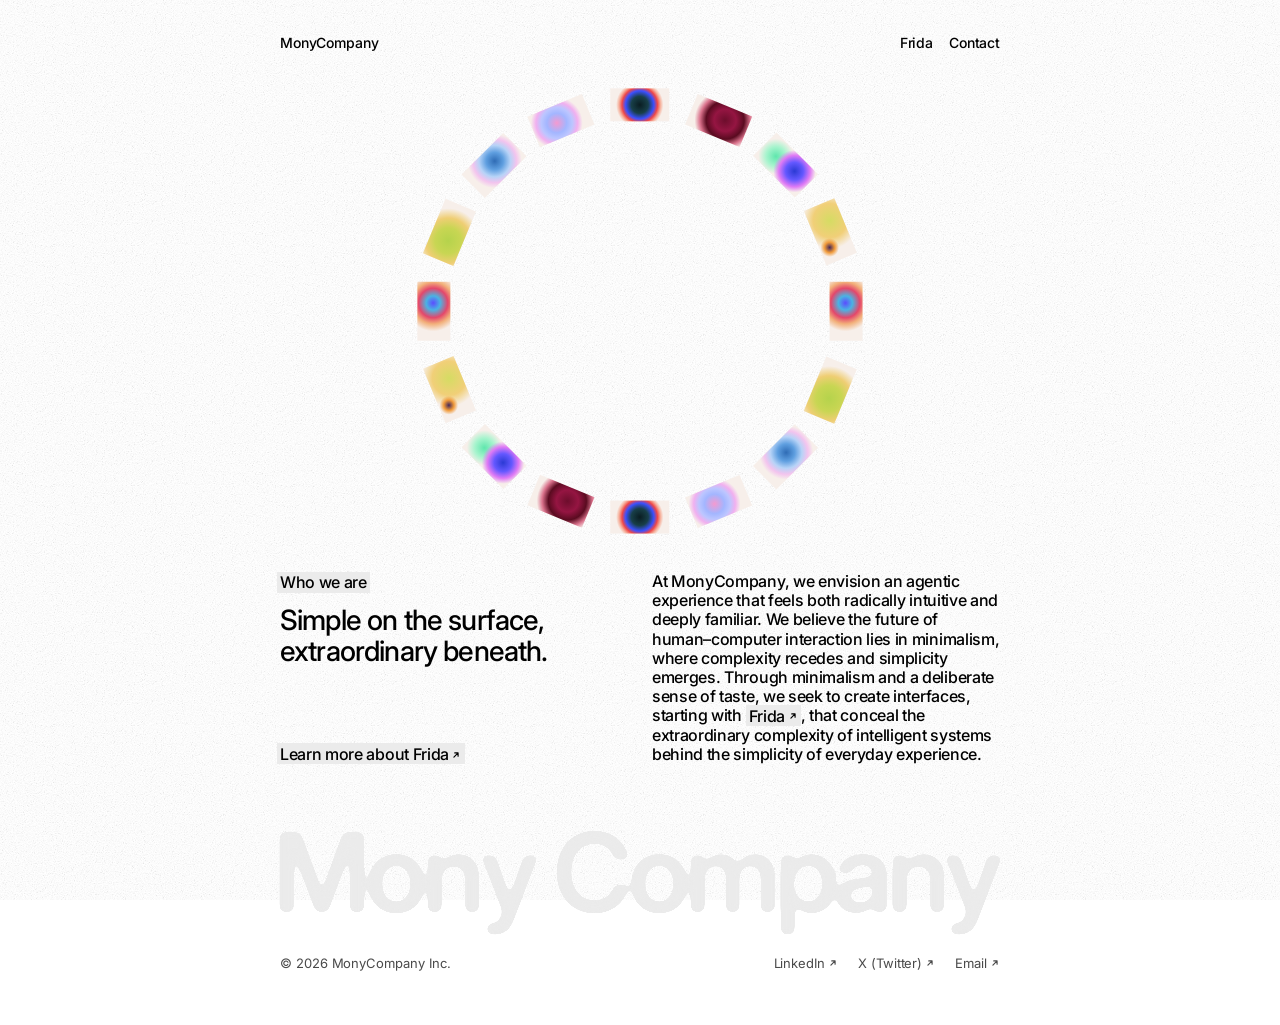
<file: index.html>
<!DOCTYPE html>
<html lang="en">
<head>
<meta charset="utf-8">
<meta name="viewport" content="width=device-width, initial-scale=1">
<title>MonyCompany Inc</title>
<meta name="description" content="MonyCompany Inc builds agentic interfaces with minimalistic complexity.">
<link rel="icon" type="image/png" href="assets/favicon.png">
<link rel="apple-touch-icon" href="assets/favicon.png">
<link rel="preconnect" href="https://fonts.googleapis.com">
<link rel="preconnect" href="https://fonts.gstatic.com" crossorigin>
<link href="https://fonts.googleapis.com/css2?family=Inter:opsz,wght@14..32,400..600&display=swap" rel="stylesheet">
<style>
:root {
  --paper: #ffffff;
  --ink: #000000;
  --gutter: clamp(24px, 6vw, 96px);
  --quiet-ink: #4a4a4a;
  --wordmark: #ebebeb;
  --blush: #f7efea;
  --highlight: #ebebeb;
  --column: 720px;
  color-scheme: light;
}

* { box-sizing: border-box; }

html { -webkit-text-size-adjust: 100%; }

/* At least a window tall: the header pinned to the top, the footer to the
   bottom, and the paragraph takes up the room between. */
body {
  display: flex;
  flex-direction: column;
  min-height: 100vh;
  min-height: 100svh;
  margin: 0;
  background: var(--paper);
  color: var(--ink);
  font-family: "Inter", -apple-system, BlinkMacSystemFont, "Segoe UI", Helvetica, Arial, sans-serif;
  font-optical-sizing: auto;
  font-synthesis-weight: none;
  -webkit-font-smoothing: antialiased;
}

/* Paper grain: a tile of grey noise under everything, fixed so it holds
   still while the page scrolls. */
body::before {
  content: "";
  position: fixed;
  inset: 0;
  z-index: -1;
  pointer-events: none;
  background-image: url("data:image/svg+xml,%3Csvg xmlns='http://www.w3.org/2000/svg' width='240' height='240'%3E%3Cfilter id='g'%3E%3CfeTurbulence type='fractalNoise' baseFrequency='.9' numOctaves='3' stitchTiles='stitch'/%3E%3CfeColorMatrix type='saturate' values='0'/%3E%3CfeComponentTransfer%3E%3CfeFuncR type='linear' slope='3' intercept='-1'/%3E%3CfeFuncG type='linear' slope='3' intercept='-1'/%3E%3CfeFuncB type='linear' slope='3' intercept='-1'/%3E%3C/feComponentTransfer%3E%3C/filter%3E%3Crect width='100%25' height='100%25' filter='url(%23g)' opacity='.12'/%3E%3C/svg%3E");
}

/* ---- Masthead -------------------------------------------------------- */

/* On the column, so the name and Contact line up with the wordmark
   below. */
.masthead {
  display: flex;
  align-items: center;
  justify-content: space-between;
  gap: 16px;
  max-width: calc(var(--column) + 2 * var(--gutter));
  width: 100%;
  margin: 0 auto;
  padding: clamp(20px, 4vh, 36px) var(--gutter);
}

/* Plain words: no fills, no underline. The name on the left is set just
   like the links on the right. */
.nav {
  display: flex;
  align-items: center;
  gap: 16px;
}

.mark,
.nav a {
  color: var(--ink);
  font-size: 0.875rem;
  font-weight: 500;
  letter-spacing: -0.01em;
  line-height: 1;
  text-decoration: none;
}

.mark:focus-visible,
.nav a:focus-visible { outline: 2px solid var(--ink); outline-offset: 4px; }

/* ---- About ----------------------------------------------------------- */

/* ---- Ring ------------------------------------------------------------ */

/* Sixteen slips laid along a slowly turning circle, each one tangent to it,
   so every slip and every gap between them is the same and the whole ring
   is round. Everything is measured off the ring's own width (cqi), so it
   scales as one piece. Clipped to its box: the slips all sit inside the
   circle, but the turning orbit's corners would poke past a phone's edge
   and make the whole page scroll sideways. */
.ring {
  position: relative;
  overflow: hidden;
  container-type: inline-size;
  width: min(100%, clamp(280px, 50vh, 520px));
  aspect-ratio: 1;
  margin: 0 auto clamp(24px, 4vh, 40px);
}

.orbit {
  position: absolute;
  inset: 0;
  animation: spin 90s linear infinite;
}

/* 13cqi along the circle, centres 45.8cqi out: far enough that the outer
   corners just meet the ring's edge, and the gaps open a little from the
   inside edge to the outside one. */
.orbit span {
  position: absolute;
  left: 50%;
  top: 50%;
  width: 13cqi;
  aspect-ratio: 16 / 9;
  translate: -50% -50%;
  transform: rotate(calc(var(--i) * 22.5deg)) translateX(45.8cqi) rotate(90deg);
}

.orbit i {
  display: block;
  height: 100%;
  background-color: var(--blush);
}

@keyframes spin { to { rotate: 360deg; } }

/* Soft orbs on blush, each ringed in a second and third colour as it fades
   out. Eight of them; the second eight are the same turned half round. */
.orbit span:nth-child(8n + 1) i { background-image: radial-gradient(48% 85% at 36% 52%, #5b4dff, #4ab3e3 25%, #e4476b 52%, #f2b07a 74%, #f7efea00); }
.orbit span:nth-child(8n + 2) i { background-image: radial-gradient(55% 98% at 64% 44%, #b5d34c, #c8d653 40%, #efce74 70%, #f7efea00); }
.orbit span:nth-child(8n + 3) i { background-image: radial-gradient(46% 82% at 44% 58%, #2f6cb5, #5f9fe0 32%, #b7d3f7 58%, #f3c4ee 80%, #f7efea00); }
.orbit span:nth-child(8n + 4) i { background-image: radial-gradient(44% 78% at 58% 48%, #f49ad0, #a3b6ff 38%, #bcc6ff 60%, #f1b0ef 80%, #f7efea00); }
.orbit span:nth-child(8n + 5) i { background-image: radial-gradient(40% 71% at 50% 50%, #0a1d22, #183f48 36%, #3c50ff 60%, #ef4747 75%, #f6b19c 88%, #f7efea00); }
.orbit span:nth-child(8n + 6) i { background-image: radial-gradient(52% 92% at 40% 58%, #6d0d2c, #951542 36%, #5a0b20 62%, #d9718b 82%, #f7efea00); }
.orbit span:nth-child(8n + 7) i { background-image: radial-gradient(36% 64% at 32% 56%, #2b3ad4, #6458ff 42%, #df7af5 74%, #f7efea00), radial-gradient(30% 53% at 72% 48%, #5fe6ad, #a6f4cd 55%, #f7efea00); }
.orbit span:nth-child(8n + 8) i { background-image: radial-gradient(16% 28% at 26% 30%, #45285a, #f09a3a 55%, #f7efea00), radial-gradient(48% 85% at 68% 62%, #d5dc63, #f1cf78 60%, #f7efea00); }
.orbit span:nth-child(n + 9) i { scale: -1 -1; }

@media (prefers-reduced-motion: reduce) {
  .orbit { animation: none; }
}

/* Fills whatever the header and footer leave, and sits in the middle of it. */
.about {
  display: grid;
  flex: 1;
  align-content: center;
  padding-inline: var(--gutter);
}

/* On the column: the title at its left edge, the paragraph down its right
   half, and the Frida link at the foot of the left one, level with the
   paragraph's last line. On a phone they stack, the link last. */
.intro {
  display: grid;
  grid-template-columns: 1fr 1fr;
  grid-template-rows: auto 1fr;
  grid-template-areas:
    "title text"
    "more  text";
  gap: 16px 24px;
  align-items: start;
  width: 100%;
  max-width: var(--column);
  margin: 0 auto;
  font-size: 1rem;
  font-weight: 500;
  line-height: 1.2;
  letter-spacing: -0.02em;
}

@media (max-width: 599px) {
  .intro {
    grid-template-columns: 1fr;
    grid-template-rows: none;
    grid-template-areas: "title" "text" "more";
  }
}

.intro hgroup { grid-area: title; }
.intro > p { grid-area: text; }

/* A paragraph of its own rather than the bare link, so its line box is the
   same as the paragraph's and the two last lines share a baseline. */
.intro .more {
  grid-area: more;
  align-self: end;
}

/* Pulled left like the title, so the letters start on the column's edge. */
.intro .more a { margin-left: -0.2em; }

/* Marked as if with a highlighter, the band just wider than the word and
   pulled left so the letters still start on the column's edge. */
.intro h2 {
  width: fit-content;
  margin: 0 0 0 -0.2em;
  padding: 0.05em 0.2em;
  background: var(--highlight);
  font: inherit;
}

.intro p {
  margin: 0;
  text-wrap: pretty;
}

/* The title proper, under the marked label and larger than the paragraph
   beside it. */
.intro hgroup p {
  margin-top: 12px;
  font-size: clamp(1.375rem, 2.6vw, 1.75rem);
  line-height: 1.1;
  letter-spacing: -0.03em;
  text-wrap: balance;
}

/* Marked in the title's grey, with the footer's arrow to say it leaves the
   page; kept on one line so the band never splits. */
.about a {
  padding: 0.05em 0.2em;
  background: var(--highlight);
  color: inherit;
  text-decoration: none;
  white-space: nowrap;
}

.about a svg {
  width: 0.625em;
  height: 0.625em;
  margin-left: 0.15em;
  transition: transform 160ms ease;
}

.about a:hover svg { transform: translate(1px, -1px); }

.about a:focus-visible { outline: 2px solid var(--ink); outline-offset: 2px; }

footer {
  padding: clamp(32px, 6vh, 56px) var(--gutter);
  font-size: 0.8125rem;
  letter-spacing: -0.005em;
  color: var(--quiet-ink);
}

/* On the wordmark's column, so the line starts under the M and the links
   end under the y. */
.colophon {
  display: flex;
  flex-wrap: wrap;
  align-items: baseline;
  justify-content: space-between;
  gap: 10px 24px;
  max-width: var(--column);
  margin: 0 auto;
}

.colophon p { margin: 0; }

/* On a phone the two stack, centred: the links first, the copyright
   under them. */
@media (max-width: 599px) {
  .colophon {
    flex-direction: column-reverse;
    align-items: center;
  }
}

.elsewhere {
  display: flex;
  gap: 20px;
}

.elsewhere a {
  display: inline-flex;
  align-items: center;
  gap: 3px;
  color: inherit;
  text-decoration: none;
  transition: color 160ms ease;
}

.elsewhere svg { display: block; transition: transform 160ms ease; }
.elsewhere a:hover { color: var(--ink); }
.elsewhere a:hover svg { transform: translate(1px, -1px); }
.elsewhere a:focus-visible { outline: 2px solid var(--ink); outline-offset: 2px; }

/* On the column, and a container so the letters can size to its width
   rather than the window's, which would count a scrollbar. The goo filter
   rounds the letters, and fuses neighbours wherever they touch. */
.wordmark {
  position: relative;
  container-type: inline-size;
  max-width: var(--column);
  margin: 0 auto clamp(16px, 3vh, 28px);
  color: var(--wordmark);
  filter: url(#goo);
}

/* Measured in Inter at this weight and tracking, letter by letter (each
   its own box, so no kerning between them), the ink runs 6.576em and starts
   0.06em in. The goo wears a little off the tail of the last y, so on screen
   it runs 6.556em: this size and the pull to the left put it flush with
   both edges of the column. */
.wordmark > span {
  display: block;
  margin-left: -0.06em;
  font-size: calc(min(100vw - 2 * var(--gutter), var(--column)) / 6.62);
  font-size: calc(100cqi / 6.556);
  font-weight: 600;
  letter-spacing: -0.05em;
  line-height: 1;
  text-align: left;
  white-space: nowrap;
}

/* Each letter widens about its own centre. */
.wordmark span span {
  display: inline-block;
}

.goo {
  position: absolute;
  width: 0;
  height: 0;
}
</style>
</head>
<body>

<header class="masthead">
  <a class="mark" href="./">MonyCompany</a>
  <nav class="nav" aria-label="Main">
    <a href="https://frida.chat/">Frida</a>
    <a href="mailto:alex@mony.company">Contact</a>
  </nav>
</header>

<section class="about" aria-labelledby="about-title">
  <div class="ring" aria-hidden="true">
    <div class="orbit">
      <span style="--i: 0"><i></i></span>
      <span style="--i: 1"><i></i></span>
      <span style="--i: 2"><i></i></span>
      <span style="--i: 3"><i></i></span>
      <span style="--i: 4"><i></i></span>
      <span style="--i: 5"><i></i></span>
      <span style="--i: 6"><i></i></span>
      <span style="--i: 7"><i></i></span>
      <span style="--i: 8"><i></i></span>
      <span style="--i: 9"><i></i></span>
      <span style="--i: 10"><i></i></span>
      <span style="--i: 11"><i></i></span>
      <span style="--i: 12"><i></i></span>
      <span style="--i: 13"><i></i></span>
      <span style="--i: 14"><i></i></span>
      <span style="--i: 15"><i></i></span>
    </div>
  </div>
  <div class="intro">
    <hgroup>
      <h2 id="about-title">Who we are</h2>
      <p>Simple on the surface, extraordinary beneath.</p>
    </hgroup>
    <p>At MonyCompany, we envision an agentic experience that feels both radically intuitive and deeply familiar. We believe the future of human–computer interaction lies in minimalism, where complexity recedes and simplicity emerges. Through minimalism and a deliberate sense of taste, we seek to create interfaces, starting with <a href="https://frida.chat/" target="_blank" rel="noopener noreferrer">Frida<svg viewBox="0 0 12 12" aria-hidden="true"><path d="M3.5 8.5l5-5M4.5 3.5h4v4" fill="none" stroke="currentColor" stroke-width="1.4" stroke-linecap="round" stroke-linejoin="round"/></svg></a>, that conceal the extraordinary complexity of intelligent systems behind the simplicity of everyday experience.</p>
    <p class="more"><a href="https://frida.chat/" target="_blank" rel="noopener noreferrer">Learn more about Frida<svg viewBox="0 0 12 12" aria-hidden="true"><path d="M3.5 8.5l5-5M4.5 3.5h4v4" fill="none" stroke="currentColor" stroke-width="1.4" stroke-linecap="round" stroke-linejoin="round"/></svg></a></p>
  </div>
</section>

<footer>
  <div class="wordmark" aria-hidden="true"><span><span>M</span><span>o</span><span>n</span><span>y</span> <span>C</span><span>o</span><span>m</span><span>p</span><span>a</span><span>n</span><span>y</span></span></div>
  <div class="colophon">
    <p>© 2026 MonyCompany Inc.</p>
    <nav class="elsewhere" aria-label="Elsewhere">
      <a href="https://www.linkedin.com/company/monyinc" target="_blank" rel="noopener noreferrer">LinkedIn <svg viewBox="0 0 12 12" width="10" height="10" aria-hidden="true"><path d="M3.5 8.5l5-5M4.5 3.5h4v4" fill="none" stroke="currentColor" stroke-width="1.4" stroke-linecap="round" stroke-linejoin="round"/></svg></a>
      <a href="https://x.com/monycompany" target="_blank" rel="noopener noreferrer">X (Twitter) <svg viewBox="0 0 12 12" width="10" height="10" aria-hidden="true"><path d="M3.5 8.5l5-5M4.5 3.5h4v4" fill="none" stroke="currentColor" stroke-width="1.4" stroke-linecap="round" stroke-linejoin="round"/></svg></a>
      <a href="mailto:alex@mony.company">Email <svg viewBox="0 0 12 12" width="10" height="10" aria-hidden="true"><path d="M3.5 8.5l5-5M4.5 3.5h4v4" fill="none" stroke="currentColor" stroke-width="1.4" stroke-linecap="round" stroke-linejoin="round"/></svg></a>
    </nav>
  </div>
  <svg class="goo" aria-hidden="true" focusable="false">
    <filter id="goo" x="-5%" y="-40%" width="110%" height="180%" color-interpolation-filters="sRGB">
      <feGaussianBlur stdDeviation="5"/>
      <feColorMatrix values="1 0 0 0 0  0 1 0 0 0  0 0 1 0 0  0 0 0 30 -14"/>
    </filter>
  </svg>
</footer>

<script>
(function () {
  var mark = document.querySelector('.mark');

  // There is only the one page, so home means the top of it. A plain
  // click glides back up; modified clicks still open the link itself.
  mark.addEventListener('click', function (e) {
    if (e.metaKey || e.ctrlKey || e.shiftKey || e.altKey || e.button !== 0) return;
    e.preventDefault();
    var still = window.matchMedia && matchMedia('(prefers-reduced-motion: reduce)').matches;
    window.scrollTo({ top: 0, behavior: still ? 'auto' : 'smooth' });
  });
})();

(function () {
  var mark = document.querySelector('.wordmark');
  var blur = document.querySelector('#goo feGaussianBlur');
  if (!mark || !blur) return;

  var word = mark.querySelector('span');
  var letters = Array.prototype.slice.call(word.querySelectorAll('span'));
  var still = window.matchMedia && matchMedia('(prefers-reduced-motion: reduce)').matches;

  // In em of the letters, so it holds at any width. The blur sets how soft
  // the goo is: loose, the letters are only a few beads; at rest, just
  // rounded enough that neighbours fuse when they lean into each other.
  var REST = 0.032;
  var LOOSE = 0.11;

  var em = 0;
  var formed = still ? 1 : 0;
  var started = false;
  var clock = 0;

  function soften(x) { blur.setAttribute('stdDeviation', (x * em).toFixed(2)); }
  function out(x) { x = Math.min(Math.max(x, 0), 1); return 1 - (1 - x) * (1 - x) * (1 - x); }

  function fit() {
    em = parseFloat(getComputedStyle(word).fontSize);
    soften(REST + (LOOSE - REST) * (1 - out(formed)));
  }

  // A swell travels the length of the word, one way then back, with a rest
  // between passes. Letters it reaches widen a little, never taller, just
  // enough to run into their neighbours and fuse, then settle back to type.
  var PASS = 3.6;
  var REST_GAP = 1.8;

  function swell(i) {
    var c = clock % (2 * (PASS + REST_GAP));
    var back = c >= PASS + REST_GAP;
    var u = (back ? c - PASS - REST_GAP : c) / PASS;
    if (u > 1) return 0;
    var e = u < 0.5 ? 4 * u * u * u : 1 - Math.pow(2 - 2 * u, 3) / 2;
    var centre = -2 + e * (letters.length + 3);
    if (back) centre = letters.length - 1 - centre;
    var d = (i - centre) / 1.3;
    return Math.exp(-d * d);
  }

  var running = false;
  var raf = 0;
  var then = 0;

  function frame(now) {
    raf = 0;
    var dt = then ? Math.min((now - then) / 1000, 1 / 20) : 0;
    then = now;

    if (formed < 1) {
      formed = Math.min(1, formed + dt / 1.6);
      soften(REST + (LOOSE - REST) * (1 - out(formed)));
    } else {
      clock += dt;
    }

    letters.forEach(function (letter, i) {
      var w = swell(i);
      letter.style.transform = w < 0.002 ? '' :
        'scaleX(' + (1 + 0.09 * w).toFixed(4) + ')';
    });

    if (running) raf = requestAnimationFrame(frame);
  }

  function run(on) {
    running = on && started && !still;
    if (running && !raf) { then = 0; raf = requestAnimationFrame(frame); }
  }

  fit();
  if (window.ResizeObserver) new ResizeObserver(fit).observe(mark);
  else window.addEventListener('resize', fit);
  if (document.fonts && document.fonts.ready) document.fonts.ready.then(fit);

  // The letters wait, still loose, until they come into view, then form;
  // after that the swell runs whenever they're on screen.
  if (window.IntersectionObserver && !still) {
    new IntersectionObserver(function (entries) {
      var seen = entries[0].isIntersecting;
      if (seen) started = true;
      run(seen);
    }, { threshold: 0.4 }).observe(mark);
  } else {
    formed = 1;
    fit();
  }
})();
</script>

</body>
</html>
</file>
